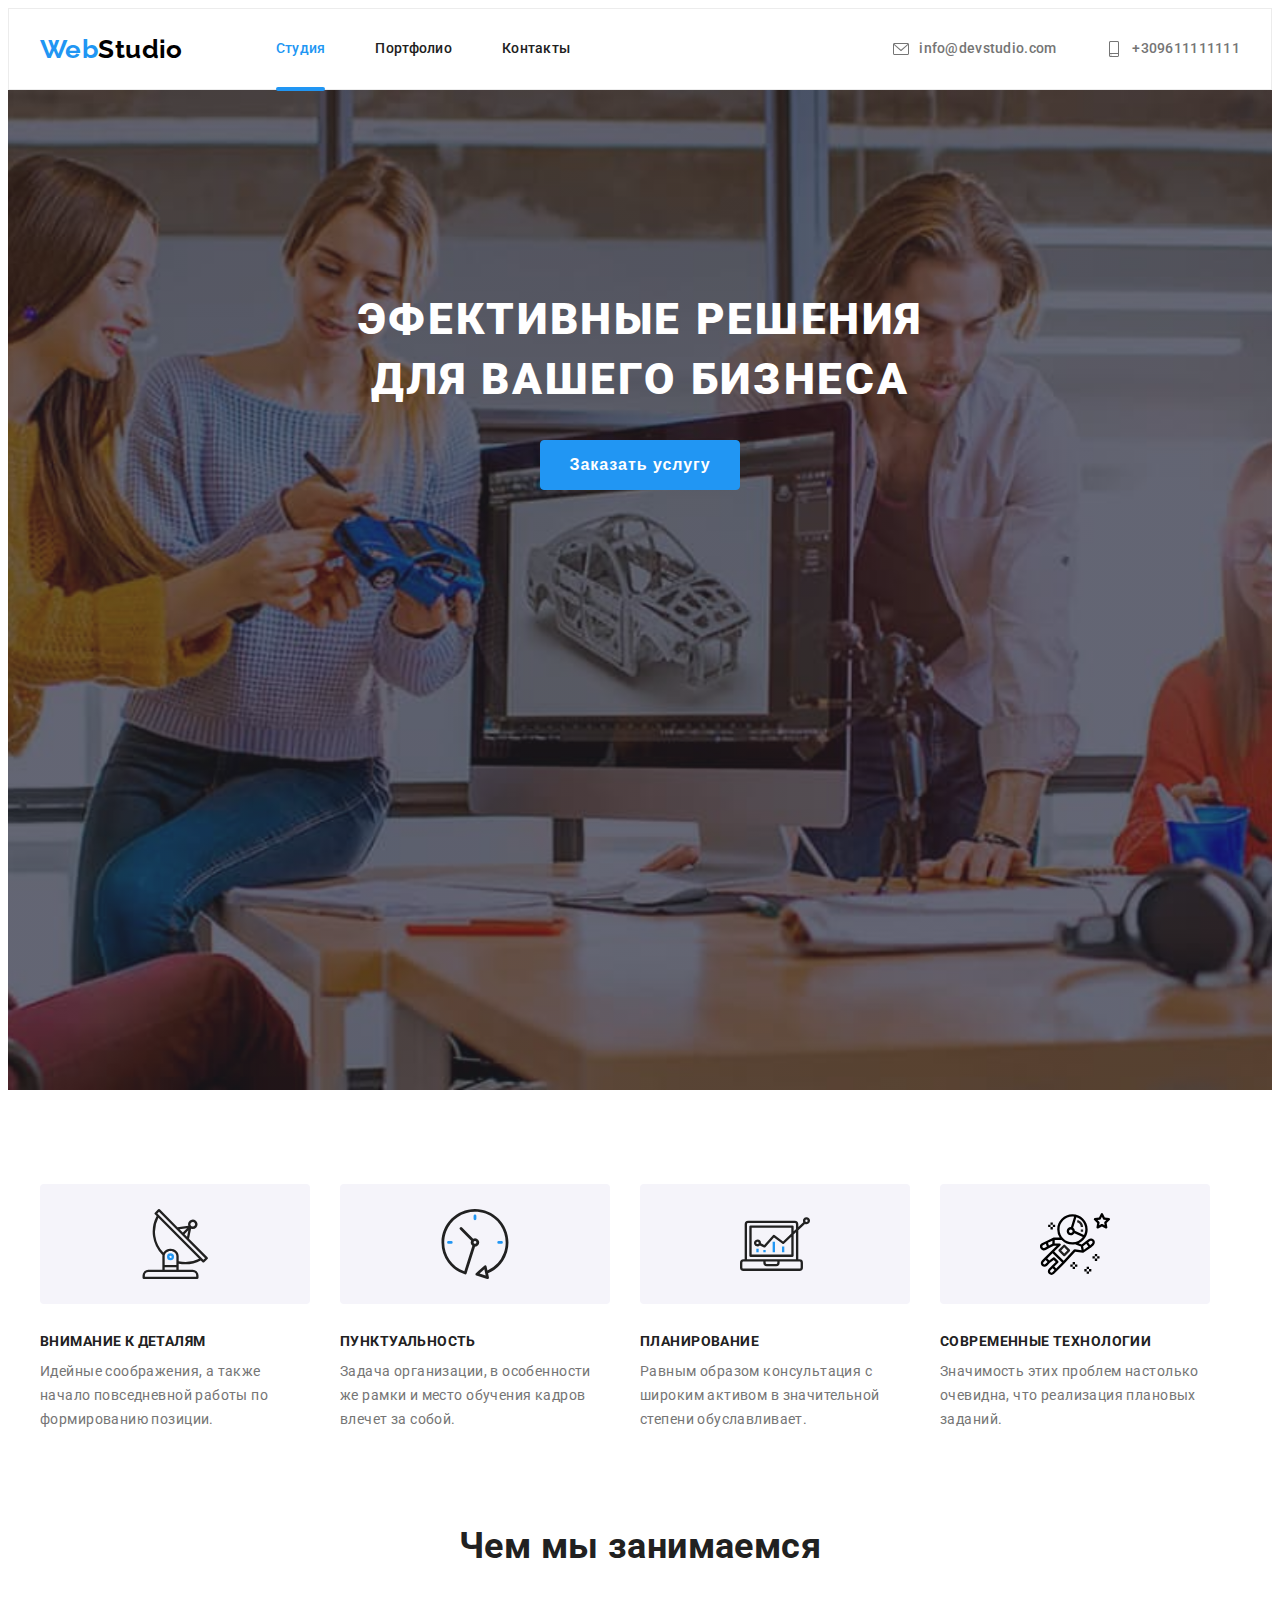
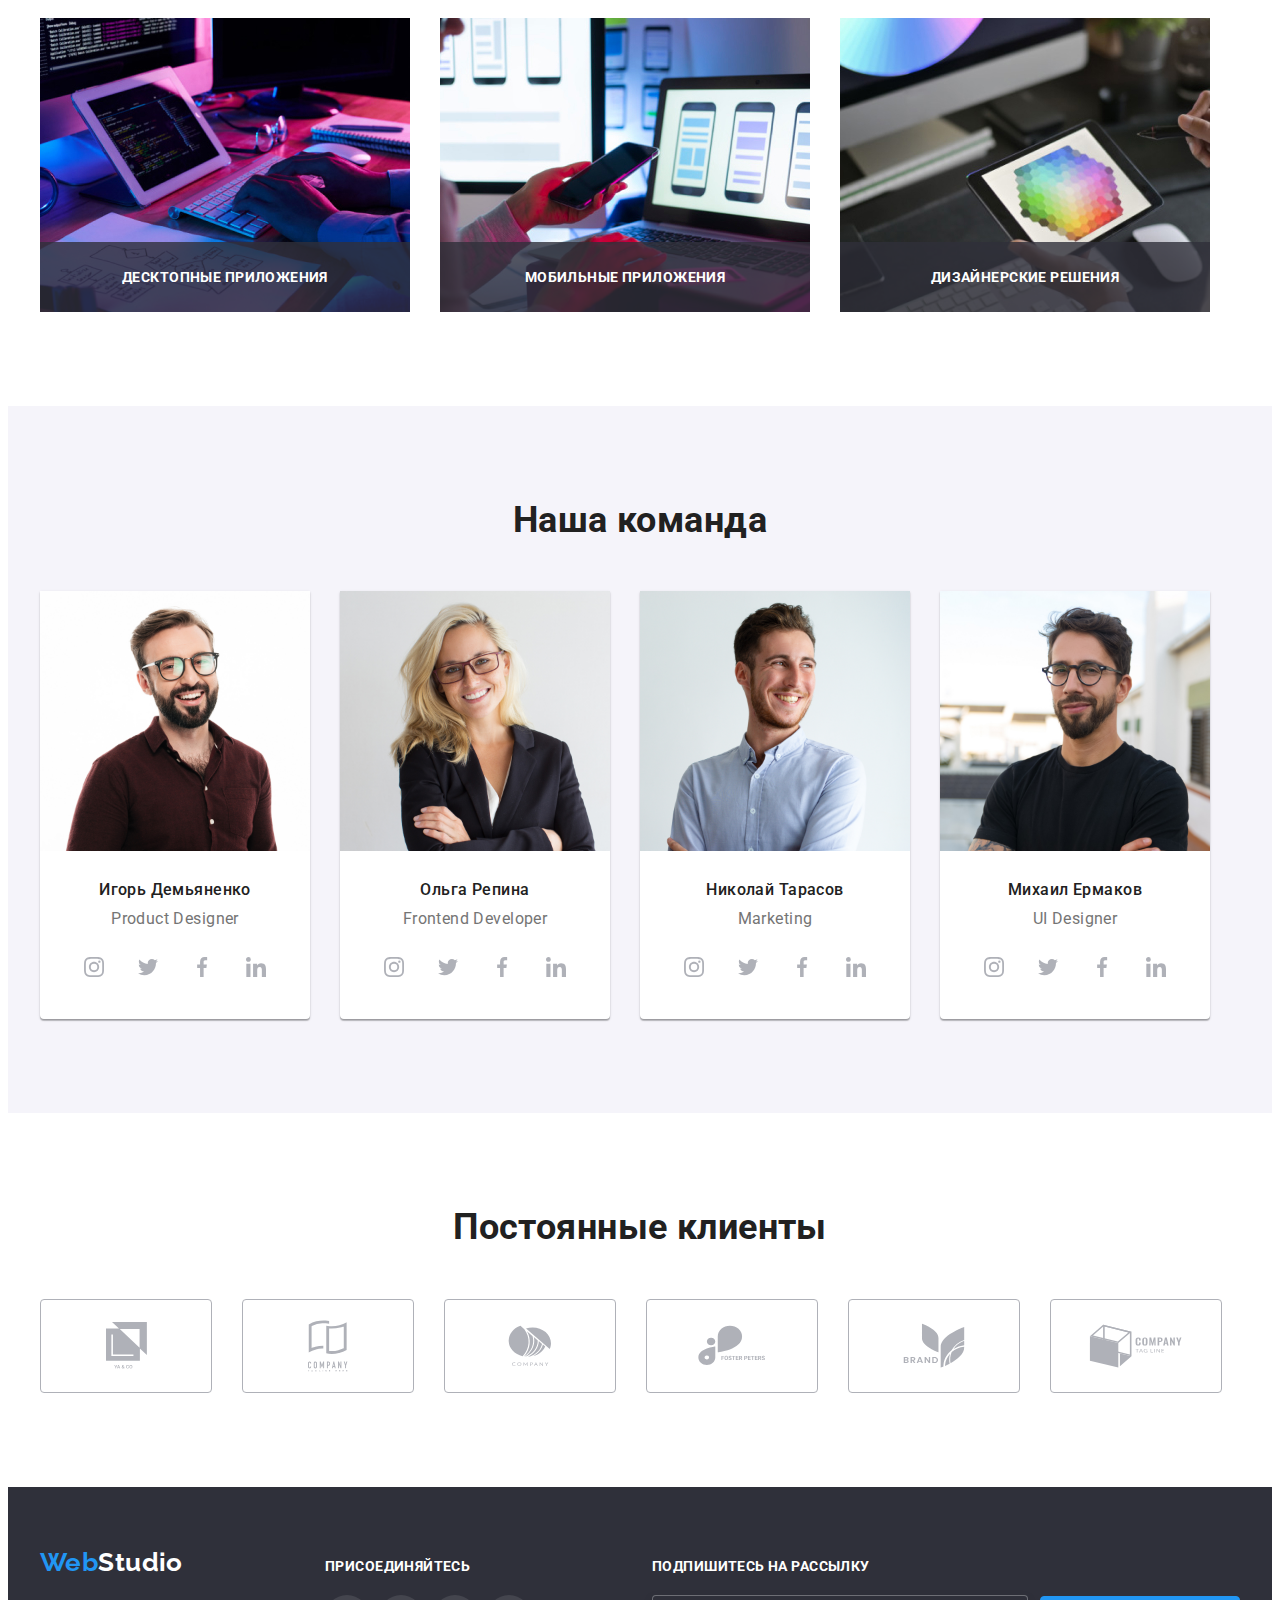
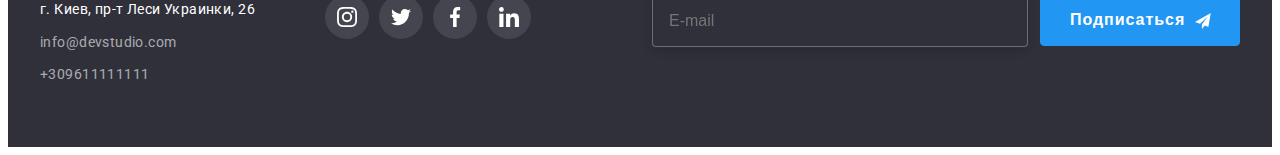
<file: index.html>
<!DOCTYPE html>
<html lang="ru">
  <head>
    <meta charset="UTF-8" />
    <meta http-equiv="X-UA-Compatible" content="IE=edge" />
    <meta name="viewport" content="width=device-width, initial-scale=1.0" />
    <title>WebStudio</title>
    <link
      href="https://fonts.googleapis.com/css2?family=Raleway:wght@700&family=Roboto:wght@400;500;700;900&display=swap"
      rel="stylesheet"
    />
    <link
      rel="stylesheet"
      href="https://cdnjs.cloudflare.com/ajax/libs/modern-normalize/1.1.0/modern-normalize.min.css"
      integrity="sha512-wpPYUAdjBVSE4KJnH1VR1HeZfpl1ub8YT/NKx4PuQ5NmX2tKuGu6U/JRp5y+Y8XG2tV+wKQpNHVUX03MfMFn9Q=="
      crossorigin="anonymous"
      referrerpolicy="no-referrer"
    />
    <link rel="stylesheet" href="./css/style.css" />
  </head>

  <body>
    <header class="head">
      <div class="container header-wrap">
        <nav class="main-nav">
          <a href="" class="logo"
            ><span class="accent-web">Web</span
            ><span class="accent-studio">Studio</span>
          </a>
          <ul class="site-nav">
            <li class="item">
              <a href="./index.html" class="nav studio current site-nav-decor"
                >Студия</a
              >
            </li>
            <li class="item">
              <a href="./portfolio.html" class="nav portfolio site-nav-decor"
                >Портфолио</a
              >
            </li>
            <li class="item">
              <a href="" class="nav cont site-nav-decor">Контакты</a>
            </li>
          </ul>
        </nav>

        <ul class="contacts-header header-wrap">
          <li class="contact-item">
            <a href="mailto:info@devstudio.com" class="contact-link">
              <svg class="contact-icon" width="16" height="12">
                <use href="./images/icons.svg#icon-envelope"></use>
              </svg>
              info@devstudio.com</a
            >
          </li>

          <li class="contact-item">
            <a href="tel:+309611111111" class="contact-link">
              <svg class="contact-icon" width="10" height="16">
                <use href="./images/icons.svg#icon-smartphone"></use>
              </svg>
              +309611111111</a
            >
          </li>
        </ul>
      </div>
    </header>

    <main>
      <!-- Герой-->
      <section class="bg-hero overlay">
        <div class="container">
          <h1 class="section-title hero-tittle">
            ЭФЕКТИВНЫЕ РЕШЕНИЯ <br />ДЛЯ ВАШЕГО БИЗНЕСА
          </h1>
        </div>

        <button type="button" class="hero-button" data-modal-open>
          Заказать услугу
        </button>
        <div class="backdrop is-hidden" data-modal>
          <div class="modal">
            <button class="icon-close" type="button" data-modal-close>
              <svg class="icon-close-black">
                <use href="./images/icons.svg#icon-close-black"></use>
              </svg>
            </button>
           <!--Form модельного окна -->
          
          <form class="form">
            <p class="tittle-form ">Оставьте свои данные, мы вам перезвоним</p>
              <div>
               
              <label class="form-label" for="name">Имя</label>
              <div class="form-field">  
              <svg class="icon-form" >
                <use href="./images/icons.svg#icon-person"></use>
              </svg>
              <input class="form-input" type="text" name="name" id="name" >
              
             </div>

            
              <label class="form-label" for="tel">Телефон</label>
             <div class="form-field">
              <svg class="icon-form">
                <use href="./images/icons.svg#icon-phone"></use>
              </svg>
            <input class="form-input" type="tel" name="tel" id="tel">
             </div>
            

            
              <label class="form-label" for="mail">Почта</label>
              <div class="form-field">
                <svg class="icon-form">
                  <use href="./images/icons.svg#icon-mail"></use>
                </svg>
            <input class="form-input" type="email" name="mail" id="mail">
            </div>

          <div class="form-field">
            <label class="form-label" for="comments">Комментарий</label>
            <textarea class="form-input" name="comments" id="comments" placeholder="Введите текст"></textarea>
          </div>
        </div>

              <div class="check-input">
            <input  type="checkbox"   name="policy" id="policy" class="checkbox" >
            <span class="checkbox-icon">
              <use href=""></use>
            </span>
            <label for="policy" class="policy-text"  >Соглашаюсь с рассылкой и принимаю <a href="" class="link-form">Условия договора</a></label>
          </div>
            <button type="submit" class="hero-button">Отправить</button>

           
           </form>
          </div>
        </div>
      </section>

      <!--секция feature-->
      <section class="section">
        <div class="container">
          <h2 class="visually-hidden">О нас</h2>
          <!-- На макете нет, рещил назвать так-->
          <ul class="tittle-text">
            <li class="feature-box box">
              <div class="icon-container">
                <svg class="icon">
                  <use href="./images/icons.svg#icon-antenna"></use>
                </svg>
              </div>
              <h3 class="section-title tittle">Внимание к деталям</h3>
              <p class="text">
                Идейные соображения, а также начало повседневной работы по
                формированию позиции.
              </p>
            </li>
            <li class="feature-box box">
              <div class="icon-container">
                <svg class="icon">
                  <use href="./images/icons.svg#icon-clock"></use>
                </svg>
              </div>
              <h3 class="section-title tittle">Пунктуальность</h3>
              <p class="text">
                Задача организации, в особенности же рамки и место обучения
                кадров влечет за собой.
              </p>
            </li>
            <li class="feature-box box">
              <div class="icon-container">
                <svg class="icon">
                  <use href="./images/icons.svg#icon-diagram"></use>
                </svg>
              </div>
              <h3 class="section-title tittle">Планирование</h3>
              <p class="text">
                Равным образом консультация с широким активом в значительной
                степени обуславливает.
              </p>
            </li>
            <li class="box">
              <div class="icon-container">
                <svg class="icon">
                  <use href="./images/icons.svg#icon-astronaut"></use>
                </svg>
              </div>
              <h3 class="section-title tittle">Современные технологии</h3>
              <p class="text">
                Значимость этих проблем настолько очевидна, что реализация
                плановых заданий.
              </p>
            </li>
          </ul>
        </div>
      </section>

      <!--Чем занимаемся-->
      <section class="section section-work">
        <div class="container">
          <h2 class="section-title work">Чем мы занимаемся</h2>
          <ul class="examples">
            <li class="examples-img">
              <img
                class="ex-img"
                src="./images/work.jpg"
                alt="image"
                width="370"
                height="294"
              />
              <h3 class="examples-description">Десктопные приложения</h3>
            </li>
            <li class="examples-img">
              <img
                class="ex-img"
                src="./images/work(2).jpg"
                alt="image"
                width="370"
                height="294"
              />
              <h3 class="examples-description">Мобильные приложения</h3>
            </li>
            <li class="examples-img">
              <img
                class="ex-img"
                src="./images/work(3).jpg"
                alt="image"
                width="370"
                height="294"
              />
              <h3 class="examples-description">Дизайнерские решения</h3>
            </li>
          </ul>
        </div>
      </section>

      <!--Наша команда-->
      <section class="section team-bg-color">
        <div class="container">
          <h2 class="section-title work">Наша команда</h2>
          <ul class="section-team">
            <li class="team-people">
              <img
                class="team-img"
                src="./images/img.jpg"
                alt="photo"
                width="270"
                height="260"
              />
              <div class="team-people-description">
                <h3 class="section-title team">Игорь Демьяненко</h3>
                <p class="description-team">Product Designer</p>
                <ul class="social-list">
                  <li class="social-item">
                    <a href="" class="social-link">
                      <svg class="social-icon">
                        <use href="./images/icons.svg#icon-instagram"></use>
                      </svg>
                    </a>
                  </li>
                  <li class="social-item">
                    <a href="" class="social-link">
                      <svg class="social-icon">
                        <use href="./images/icons.svg#icon-twitter"></use>
                      </svg>
                    </a>
                  </li>
                  <li class="social-item">
                    <a href="" class="social-link">
                      <svg class="social-icon">
                        <use href="./images/icons.svg#icon-facebook"></use>
                      </svg>
                    </a>
                  </li>
                  <li class="social-item">
                    <a href="" class="social-link">
                      <svg class="social-icon">
                        <use href="./images/icons.svg#icon-linkedin"></use>
                      </svg>
                    </a>
                  </li>
                </ul>
              </div>
            </li>

            <li class="team-people">
              <img
                class="team-img"
                src="./images/img(1).jpg"
                alt="photo"
                width="270"
                height="260"
              />
              <div class="team-people-description">
                <h3 class="section-title team">Ольга Репина</h3>
                <p class="description-team">Frontend Developer</p>
                <ul class="social-list">
                  <li class="social-item">
                    <a href="" class="social-link">
                      <svg class="social-icon">
                        <use href="./images/icons.svg#icon-instagram"></use>
                      </svg>
                    </a>
                  </li>
                  <li class="social-item">
                    <a href="" class="social-link">
                      <svg class="social-icon">
                        <use href="./images/icons.svg#icon-twitter"></use>
                      </svg>
                    </a>
                  </li>
                  <li class="social-item">
                    <a href="" class="social-link">
                      <svg class="social-icon">
                        <use href="./images/icons.svg#icon-facebook"></use>
                      </svg>
                    </a>
                  </li>
                  <li class="social-item">
                    <a href="" class="social-link">
                      <svg class="social-icon">
                        <use href="./images/icons.svg#icon-linkedin"></use>
                      </svg>
                    </a>
                  </li>
                </ul>
              </div>
            </li>

            <li class="team-people">
              <img
                class="team-img"
                src="./images/img(2).jpg"
                alt="photo"
                width="270"
                height="260"
              />
              <div class="team-people-description">
                <h3 class="section-title team">Николай Тарасов</h3>
                <p class="description-team">Marketing</p>
                <ul class="social-list">
                  <li class="social-item">
                    <a href="" class="social-link">
                      <svg class="social-icon">
                        <use href="./images/icons.svg#icon-instagram"></use>
                      </svg>
                    </a>
                  </li>
                  <li class="social-item">
                    <a href="" class="social-link">
                      <svg class="social-icon">
                        <use href="./images/icons.svg#icon-twitter"></use>
                      </svg>
                    </a>
                  </li>
                  <li class="social-item">
                    <a href="" class="social-link">
                      <svg class="social-icon">
                        <use href="./images/icons.svg#icon-facebook"></use>
                      </svg>
                    </a>
                  </li>
                  <li class="social-item">
                    <a href="" class="social-link">
                      <svg class="social-icon">
                        <use href="./images/icons.svg#icon-linkedin"></use>
                      </svg>
                    </a>
                  </li>
                </ul>
              </div>
            </li>

            <li class="team-people">
              <img
                class="team-img"
                src="./images/img(3).jpg"
                alt="photo"
                width="270"
                height="260"
              />
              <div class="team-people-description">
                <h3 class="section-title team">Михаил Ермаков</h3>
                <p class="description-team">UI Designer</p>
                <ul class="social-list">
                  <li class="social-item">
                    <a href="" class="social-link">
                      <svg class="social-icon">
                        <use href="./images/icons.svg#icon-instagram"></use>
                      </svg>
                    </a>
                  </li>
                  <li class="social-item">
                    <a href="" class="social-link">
                      <svg class="social-icon">
                        <use href="./images/icons.svg#icon-twitter"></use>
                      </svg>
                    </a>
                  </li>
                  <li class="social-item">
                    <a href="" class="social-link">
                      <svg class="social-icon">
                        <use href="./images/icons.svg#icon-facebook"></use>
                      </svg>
                    </a>
                  </li>
                  <li class="social-item">
                    <a href="" class="social-link">
                      <svg class="social-icon">
                        <use href="./images/icons.svg#icon-linkedin"></use>
                      </svg>
                    </a>
                  </li>
                </ul>
              </div>
            </li>
          </ul>
        </div>
      </section>

      <!--Постоянные клиенты-->

      <section class="section">
        <div class="container">
          <h2 class="section-title work">Постоянные клиенты</h2>
          <ul class="client-list">
            <li class="client-item">
              <a href="" class="clients">
                <svg width="41" height="46.85">
                  <use href="./images/icons.svg#icon-company1"></use>
                </svg>
              </a>
            </li>
            <li class="client-item">
              <a href="" class="clients">
                <svg width="40" height="52">
                  <use href="./images/icons.svg#icon-company2"></use>
                </svg>
              </a>
            </li>
            <li class="client-item">
              <a href="" class="clients">
                <svg width="43.46" height="41.18">
                  <use href="./images/icons.svg#icon-company3"></use>
                </svg>
              </a>
            </li>
            <li class="client-item">
              <a href="" class="clients">
                <svg width="72" height="40.62">
                  <use href="./images/icons.svg#icon-company4"></use>
                </svg>
              </a>
            </li>

            <li class="client-item">
              <a href="" class="clients">
                <svg width="62.54" height="45.43">
                  <use href="./images/icons.svg#icon-company5"></use>
                </svg>
              </a>
            </li>
            <li class="client-item">
              <a href="" class="clients">
                <svg width="93.79" height="43.93">
                  <use href="./images/icons.svg#icon-company6"></use>
                </svg>
              </a>
            </li>
          </ul>
        </div>
      </section>
    </main>

    <footer class="bg-footer">
      <div class="container">
        <div>
          <a href="" class="logo footer-logo"
            ><span class="web-footer">Web</span
            ><span class="studio-footer">Studio</span></a
          >
          <address>
            <ul>
              <li class="pd-footer">
                <a href="" class="adress"> г. Киев, пр-т Леси Украинки, 26</a>
              </li>
              <li class="pd-footer">
                <a href="mailto:info@devstudio.com" class="mail-tel"
                  >info@devstudio.com</a
                >
              </li>
              <li>
                <a href="tel:+309611111111" class="mail-tel">+309611111111</a>
              </li>
            </ul>
          </address>
        </div>

        <div class="footer-center-part">
          <p class="join">Присоединяйтесь</p>
          <ul class="social-list">
            <li class="social-item">
              <a href="#" class="social-link">
                <svg class="social-icon-footer">
                  <use href="./images/icons.svg#icon-instagram"></use>
                </svg>
              </a>
            </li>
            <li class="social-item">
              <a href="" class="social-link">
                <svg class="social-icon-footer">
                  <use href="./images/icons.svg#icon-twitter"></use>
                </svg>
              </a>
            </li>
            <li class="social-item">
              <a href="" class="social-link">
                <svg class="social-icon-footer">
                  <use href="./images/icons.svg#icon-facebook"></use>
                </svg>
              </a>
            </li>
            <li class="social-item">
              <a href="" class="social-link">
                <svg class="social-icon-footer">
                  <use href="./images/icons.svg#icon-linkedin"></use>
                </svg>
              </a>
            </li>
          </ul>
        </div>
        <div class="footer-form">
          <p class="join">Подпишитесь на рассылку</p>
          <form class="subscription" name="subscription" autocomplete="on">
            <label class="visually-hidden" for="subsrtiption">Почта</label>
            <input
              class="subscription-input"
              type="email"
              name="subsrtiption"
              id="subsrtiption"
              placeholder="E-mail"
              required
            />
            
              <button class="subscription-button" type="submit">
                Подписаться
                <svg class="icon-send">
                  <use href="./images/icons.svg#icon-send"></use>
                </svg>
              </button>
              </form>
        </div>
      </footer>
    <script src="./js/modal.js"></script>
  </body>
</html>
</file>
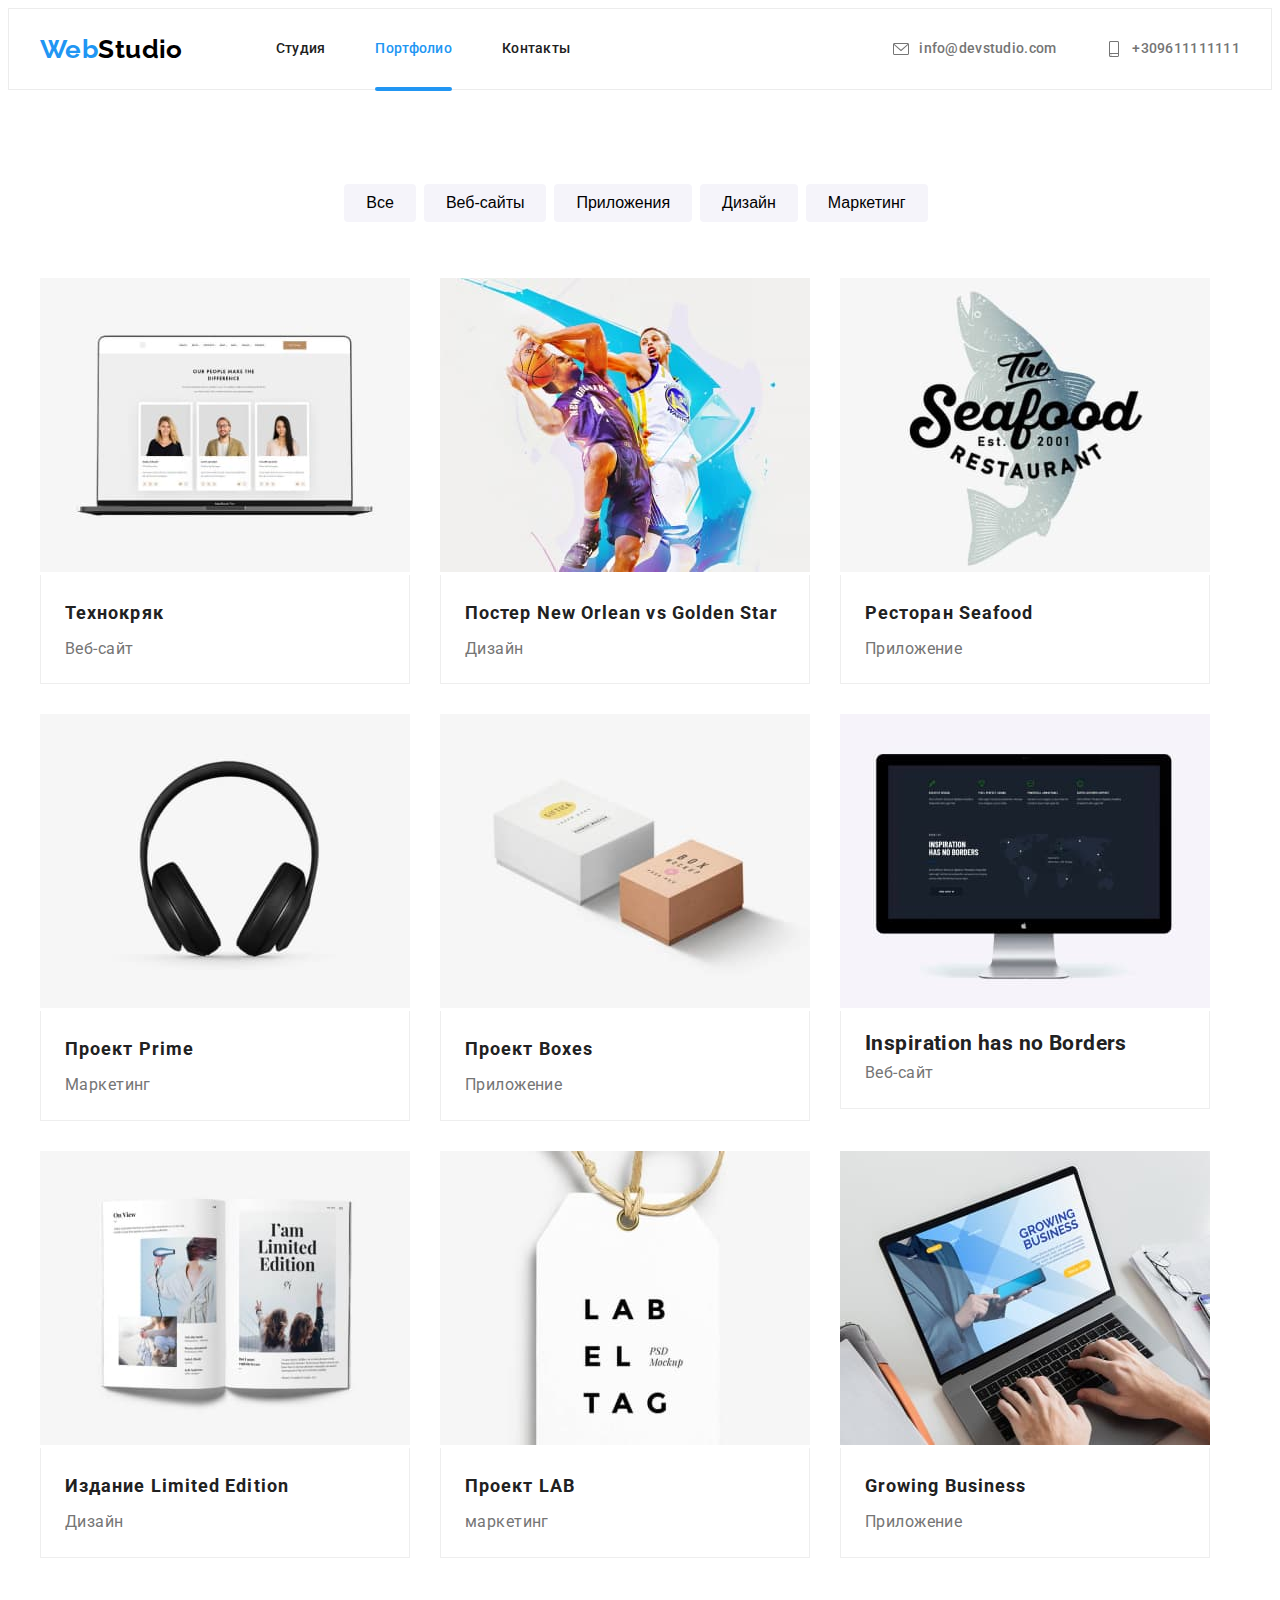
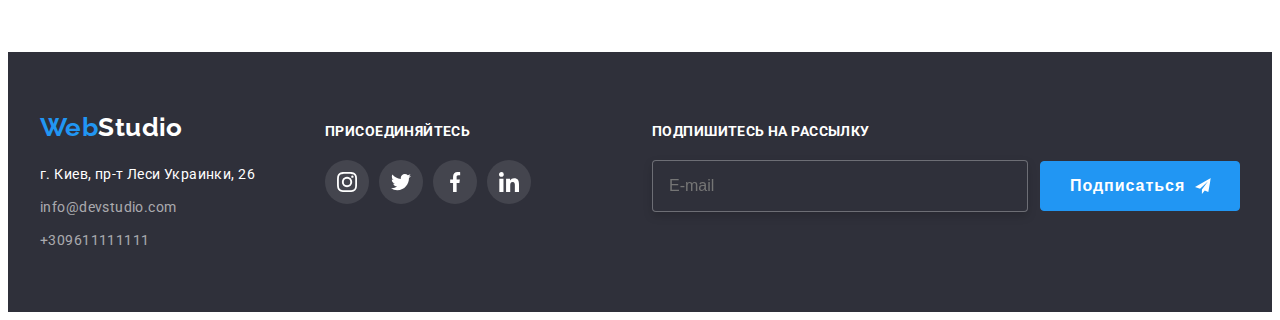
<file: portfolio.html>
<!DOCTYPE html>
<html lang="ru">
  <head>
    <meta charset="UTF-8" />
    <meta http-equiv="X-UA-Compatible" content="IE=edge" />
    <meta name="viewport" content="width=device-width, initial-scale=1.0" />
    <title>WebStudio</title>
    <link
      href="https://fonts.googleapis.com/css2?family=Raleway:wght@700&family=Roboto:wght@400;500;700&display=swap"
      rel="stylesheet"
    />
    <link
      rel="stylesheet"
      href="https://cdnjs.cloudflare.com/ajax/libs/modern-normalize/1.1.0/modern-normalize.min.css"
      integrity="sha512-wpPYUAdjBVSE4KJnH1VR1HeZfpl1ub8YT/NKx4PuQ5NmX2tKuGu6U/JRp5y+Y8XG2tV+wKQpNHVUX03MfMFn9Q=="
      crossorigin="anonymous"
      referrerpolicy="no-referrer"
    />
    <link rel="stylesheet" href="./css/style.css" />
  </head>
  
  <body>
    <header class="head">
      <div class="container header-wrap">
        <nav class="main-nav">
          <a href="" class="logo"
            ><span class="accent-web">Web</span
            ><span class="accent-studio">Studio</span>
          </a>
          <ul class="site-nav">
            <li class="item">
              <a href="./index.html" class="nav studio site-nav-decor ">Студия</a>
            </li>
            <li class="item">
              <a href="./portfolio.html" class="nav portfolio current site-nav-decor">Портфолио</a>
            </li>
            <li class="item"><a href="" class="nav cont site-nav-decor">Контакты</a></li>
          </ul>
        </nav>

        <ul class="contacts-header header-wrap">
          <li class="contact-item">
            <a href="mailto:info@devstudio.com" class="contact-link">
              <svg class="contact-icon" width="16" height="12">
                <use href="./images/icons.svg#icon-envelope"></use>
              </svg>
              info@devstudio.com</a
            >
          </li>

          <li class="contact-item">
            <a href="tel:+309611111111" class="contact-link">
              <svg class="contact-icon" width="10" height="16">
                <use href="./images/icons.svg#icon-smartphone"></use>
              </svg>
              +309611111111</a
            >
          </li>
        </ul>
      </div>
    </header>
  

    <main>
      <section class="section">
        <div class="container">
        <h2 class="visually-hidden">Фильтр страницы</h2>
        <ul class="portfolio-button">
          <li>
            <button type="button" class="text-button contacts-portfolio">
              <span class="text-color-button"> Все</span>
            </button>
          </li>
          <li>
            <button type="button" class="text-button contacts-portfolio">
              <span class="text-color-button">Веб-сайты </span>
            </button>
          </li>
          <li>
            <button type="button" class="text-button contacts-portfolio">
              <span class="text-color-button"> Приложения</span>
            </button>
          </li>
          <li>
            <button type="button" class="text-button contacts-portfolio">
              <span class="text-color-button"> Дизайн</span>
            </button>
          </li>
          <li>
            <button type="button" class="text-button contacts-portfolio">
              <span class="text-color-button"> Маркетинг</span>
            </button>
          </li>
        </ul>

        <ul class="cards-portfolio">
          <li class="description-cards">
            <a href="" class="cards-link">
              <div class="portfolio-link-cards">
              <img src="./images/img(15).jpg" alt="" width="370" height="294" />
             <div class="portfolio-cards-overlay">
              <p class="overlay-text">Ресурс предлагает комплексные предложения с разным уровнем функционала и сервисов. Все это позволит посетителю получить исчерпывающие сведения о компании или частном лице.</p>
             </div>
            </div>
                <div class="cards-container">
                <h2 class="section-title portfolio-title">Технокряк</h2>
                <p class="portfolio-text">Веб-сайт</p>
              </div>
            </a >
            </li>

          
          <li class="description-cards">
            <a href="" class="cards-link">
              <div class="portfolio-link-cards">
            <img src="./images/img(11).jpg" alt="" width="370" height="294" />
            <div class="portfolio-cards-overlay">
              <p class="overlay-text">Ресурс предлагает комплексные предложения с разным уровнем функционала и сервисов. Все это позволит посетителю получить исчерпывающие сведения о компании или частном лице.</p>
                </div>
            
            
            </div>
                <div class="cards-container" class="cards-container">
                <h2 class="section-title portfolio-title">
                  Постер New Orlean vs Golden Star
                </h2>
                <p class="portfolio-text">Дизайн</p>
              </div>
           
             </a>
          </li>
          <li class="description-cards">
            <a href="" class="cards-link">
              <div class="portfolio-link-cards">
              <img src="./images/img(12).jpg" alt="" width="370" height="294" />
              <div class="portfolio-cards-overlay">
              <p class="overlay-text">Ресурс предлагает комплексные предложения с разным уровнем функционала и сервисов. Все это позволит посетителю получить исчерпывающие сведения о компании или частном лице.</p>
            </div>
             </div>
             <div class="cards-container">
                <h2 class="section-title portfolio-title">Ресторан Seafood</h2>
                <p class="portfolio-text">Приложение</p>
              </div>
              </a>
          </li>
          <li class="description-cards">
            <a href="" class="cards-link">
              <div class="portfolio-link-cards">
              <img src="./images/img(13).jpg" alt="" width="370" height="294" />
              <div class="portfolio-cards-overlay">
              <p class="overlay-text">Ресурс предлагает комплексные предложения с разным уровнем функционала и сервисов. Все это позволит посетителю получить исчерпывающие сведения о компании или частном лице.</p>
            </div>
             </div>
             <div class="cards-container">
                <h2 class="section-title portfolio-title">Проект Prime</h2>
                <p class="portfolio-text">Маркетинг</p>
              </div>
              </a >
          </li>
          <li class="description-cards">
            <a href="" class="cards-link">
              <div class="portfolio-link-cards">
              <img src="./images/img(4).jpg" alt="" width="370" height="294" />
              <div class="portfolio-cards-overlay">
              <p class="overlay-text">Ресурс предлагает комплексные предложения с разным уровнем функционала и сервисов. Все это позволит посетителю получить исчерпывающие сведения о компании или частном лице.</p>
            </div>
             </div>
             <div class="cards-container">
                <h2 class="section-title portfolio-title">Проект Boxes</h2>
                <p class="portfolio-text">Приложение</p>
              </div>
              </a >
          </li>
          <li class="description-cards">
            <a href="" class="cards-link">
              <div class="portfolio-link-cards">
              <img src="./images/img(5).jpg" alt="" width="370" height="294" />
              <div class="portfolio-cards-overlay">
              <p class="overlay-text">Ресурс предлагает комплексные предложения с разным уровнем функционала и сервисов. Все это позволит посетителю получить исчерпывающие сведения о компании или частном лице.</p>
            </div>
             </div>
            <div class="cards-container">
                <h2 class="section-title">Inspiration has no Borders</h2>
                <p class="portfolio-text">Веб-сайт</p>
              </div>
              </a >
          </li>
          <li class="description-cards">
            <a href="" class="cards-link">
              <div class="portfolio-link-cards">
              <img src="./images/img(6).jpg" alt="" width="370" height="294" />
              <div class="portfolio-cards-overlay">
              <p class="overlay-text">Ресурс предлагает комплексные предложения с разным уровнем функционала и сервисов. Все это позволит посетителю получить исчерпывающие сведения о компании или частном лице.</p>
            </div>
             </div>
              <div class="cards-container">
                <h2 class="section-title portfolio-title">
                  Издание Limited Edition
                </h2>
                <p class="portfolio-text">Дизайн</p>
              </div>
              </a >
          </li>
          <li class="description-cards">
            <a href="" class="cards-link">
              <div class="portfolio-link-cards">
              <img src="./images/img(7).jpg" alt="" width="370" height="294" />
              <div class="portfolio-cards-overlay">
              <p class="overlay-text">Ресурс предлагает комплексные предложения с разным уровнем функционала и сервисов. Все это позволит посетителю получить исчерпывающие сведения о компании или частном лице.</p>
              </div>
             </div>
              <div class="cards-container">
                <h2 class="section-title portfolio-title">Проект LAB</h2>
                <p class="portfolio-text">маркетинг</p>
              </div>
              </a>
          </li>
          <li class="description-cards">
            <a href="" class="cards-link">
              <div class="portfolio-link-cards">
              <img src="./images/img(8).jpg" alt="" width="370" height="294" />
              <div class="portfolio-cards-overlay">
              <p class="overlay-text">Ресурс предлагает комплексные предложения с разным уровнем функционала и сервисов. Все это позволит посетителю получить исчерпывающие сведения о компании или частном лице.</p>
              </div>
             </div>
              <div class="cards-container">
                <h2 class="section-title portfolio-title">Growing Business</h2>
                <p class="portfolio-text">Приложение</p>
              </div>
            </a>
          </li>
        </ul>
      </section>
    </div>
    </main>

    <footer class="bg-footer">
      <div class="container">
        <div>
          <a href="" class="logo footer-logo"
            ><span class="web-footer">Web</span
            ><span class="studio-footer">Studio</span></a
          >
          <address>
            <ul>
              <li class="pd-footer">
                <a href="" class="adress"> г. Киев, пр-т Леси Украинки, 26</a>
              </li>
              <li class="pd-footer">
                <a href="mailto:info@devstudio.com" class="mail-tel"
                  >info@devstudio.com</a
                >
              </li>
              <li>
                <a href="tel:+309611111111" class="mail-tel">+309611111111</a>
              </li>
            </ul>
          </address>
        </div>

        <div class="footer-center-part">
          <b class="join">Присоединяйтесь</b>
          <ul class="social-list">
            <li class="social-item">
              <a href="#" class="social-link">
                <svg class="social-icon-footer">
                  <use href="./images/icons.svg#icon-instagram"></use>
                </svg>
              </a>
            </li>
            <li class="social-item">
              <a href="" class="social-link">
                <svg class="social-icon-footer">
                  <use href="./images/icons.svg#icon-twitter"></use></svg>
              </a>
            </li>
            <li class="social-item">
              <a href="" class="social-link">
                <svg class="social-icon-footer">
                  <use href="./images/icons.svg#icon-facebook"></use></svg>
              </a>
            </li>
            <li class="social-item">
              <a href="" class="social-link">
                <svg class="social-icon-footer">
                  <use href="./images/icons.svg#icon-linkedin"></use>
                </svg>
              </a>
            </li>
          </ul>
        </div>
        <div class="footer-form">
          <p class="join">Подпишитесь на рассылку</p>
          <form class="subscription" name="subscription" autocomplete="on">
            <label class="visually-hidden" for="subsrtiption">Почта</label>
            <input
              class="subscription-input"
              type="email"
              name="subsrtiption"
              id="subsrtiption"
              placeholder="E-mail"
              required
            />
            
              <button class="subscription-button" type="submit">
                Подписаться
                <svg class="icon-send">
                  <use href="./images/icons.svg#icon-send"></use>
                </svg>
              </button>
              </form>
        </div>
      </div>
    </footer>
    <script src="./js/modal.js"></script>
  </body>
</html>
</file>
<file: css/style.css>
:root {
  --accent-color: #2196f3;
  --title-color: #212121;
  --text-color: #757575;
  --backgruond-color: #ffffff;
  --footer-bg-color: #2f303a;
  --team-bg-color: #f5f4fa;
  --social-bg-color: rgba(255, 255, 255, 0.1);
  --footer-address-color: rgba(255, 255, 255, 0.6);
  --hero-btn-hover-color: #188ce8;
  --examples-bg-color: rgba(47, 48, 58, 0.8);
  --backdrop-bg-color: rgba(0, 0, 0, 0.2);
}
ul {
  list-style: none;
}
h1,
h2,
h3,
ul,
li,
p {
  margin: 0;
  padding: 0;
}

body {
  background-color: var(--backgruond-color);
  font-family: Roboto, sans-serif;
  letter-spacing: 0.03em;
  font-size: 14px;
}

.section {
  color: var(--text-color);
  padding-top: 94px;
  padding-bottom: 94px;
}

.section-title {
  color: var(--title-color);
  margin-bottom: 4px;
}
.container {
  width: 1200px;
  margin-left: auto;
  margin-right: auto;
  padding-left: 15px;
  padding-right: 15px;
}
.head {
  border: 1px solid #ececec;
}

.header-wrap {
  display: flex;
  margin-left: auto;
  align-items: center;
  border-bottom: 94px;
}

.main-nav {
  display: flex;
  align-items: center;
}

.logo {
  font-family: Raleway, cursive;
  font-weight: 700;
  font-size: 26px;
  line-height: 1.19;
  text-decoration: none;
  font-style: normal;
  margin-right: 93px;
  padding-top: 24px;
  padding-bottom: 24px;
  display: block;
}

.accent-web {
  color: #2196f3;
}
.accent-studio {
  color: #000000;
}

.site-nav,
.item {
  color: var(--title-color);
  display: flex;
}
.site-nav .item:last-child {
  margin-right: 0;
}

.nav {
  color: var(--title-color);
  padding-top: 32px;
  padding-bottom: 32px;
}

.site-nav .nav:focus,
.site-nav .nav:hover,
.site-nav .nav.current {
  color: var(--accent-color);
  transition-duration: 250ms;
  transition-timing-function: linear;
  transition-delay: 0;
}
.site-nav-decor {
  display: flex;
  align-items: center;
  position: relative;
}
.site-nav-decor.current::after {
  position: absolute;
  left: 0;
  bottom: -2px;
  content: "";
  background-color: var(--accent-color);
  border-radius: 2px;
  height: 4px;
  width: 100%;
}
.site-nav-decor:hover,
.site-nav-decor:focus {
  color: var(--accent-color);
  transition-duration: 250ms;
  transition-timing-function: linear;
  transition-delay: 0;
}

/* студия */
.studio {
  font-weight: 500;
  line-height: 1.14;
  letter-spacing: 0.02em;
  text-decoration: none;
}

/*Портфолио*/
.portfolio {
  font-weight: 500;
  line-height: 1.14;
  letter-spacing: 0.02em;
  text-decoration: none;
}
.current-p {
  color: var(--accent-color);
}

/* Контакты навигации */
.cont {
  font-weight: 500;
  line-height: 1.14;
  letter-spacing: 0.02em;
  text-decoration: none;
}

.contact-item {
  display: flex;
  align-items: center;
  color: var(--text-color);
}

.contact-item:hover,
.contact-item:focus {
  color: var(--accent-color);
  transition-duration: 250ms;
  transition-timing-function: linear;
  transition-delay: 0;
}

.site-nav .item + .item,
.contacts-header .contact-item + .contact-item {
  margin-left: 50px;
}

.contact-link {
  display: flex;
  align-items: center;
  padding: 0;
  margin: 0;
  text-decoration: none;
  color: inherit;
  font-weight: 500;
  line-height: 1.14;
  letter-spacing: 0.02em;
  padding-top: 32px;
  padding-bottom: 32px;
}

.contact-icon {
  display: inline-block;
  margin-right: 10px;
  fill: currentColor;
  width: 16px;
  height: 16px;
}

/* Hero tittle */

.hero-tittle {
  font-weight: 900;
  font-size: 44px;
  line-height: 1.36;
  color: var(--backgruond-color);
  text-align: center;
  letter-spacing: 0.06em;
  text-transform: uppercase;

  margin-bottom: 40px;
  width: 696px;
  height: 120px;
  margin: 0 auto;
  margin-bottom: 30px;
}
.overlay {
  max-width: 1600px;
  height: 600px;
  margin-left: auto;
  margin-right: auto;
  background-image: linear-gradient(
      rgba(47, 48, 58, 0.4),
      rgba(47, 48, 58, 0.4)
    ),
    url("../images/ImgOverlay.jpg");
  background-repeat: no-repeat;
  background-size: cover;
  background-position: 50% 50%;
}
.tittle-form {
  margin-bottom: 12px;
  margin-left: auto;
  margin-right: auto;
  width: 448px;
  height: 23px;
  font-weight: 700;
  font-size: 20px;
  line-height: 1.15;
  text-align: center;
  color: var(--title-color);
}

textarea {
  resize: none;
}
/* Форма модульного окна */
.form {
  width: 100%;
  margin-left: auto;
  margin-right: auto;
  background-color: var(--backgruond-color);
  font-family: "Roboto";
  font-style: normal;
  font-weight: 400;
  font-size: 12px;
  line-height: 1.16;
  letter-spacing: 0.01em;
  color: var(--text-color);
}
.form-label {
  display: block;
  margin-bottom: 4px;
  text-align: start;
}
.form-field {
  position: relative;
  display: flex;
  flex-direction: column;
  margin-bottom: 10px;
}

.form-field input {
  margin: 0;
  padding: 12px;
  padding-left: 42px;
  border-radius: 4px;
  font-size: 16px;
  border: 1px solid rgba(33, 33, 33, 0.2);
  outline: none;
}
.form-input:focus {
  border-color: var(--accent-color);
}

textarea {
  resize: none;
  width: 100%;
  height: 120px;
  padding: 12px;
  margin-bottom: 20px;
  border-radius: 4px;
  font-size: 16px;
  outline: none;
  border: 1px solid rgba(33, 33, 33, 0.2);
}
.icon-form {
  position: absolute;
  left: 15px;
  top: 14px;
  width: 18px;
  height: 18px;
  background-color: var(--backgruond-color);
  fill: var(--title-color);
}
.form-field:focus-within > .icon-form {
  fill: var(--accent-color);
}
.checkbox {
  position: absolute;
  appearance: none;
}
.checkbox-icon {
  position: absolute;
  left: 52px;
  display: block;
  align-items: center;
  width: 16px;
  height: 15px;
  margin-right: 8px;
  border: 2px solid var(--title-color);
  border-radius: 2px;
}
.checkbox:checked + .checkbox-icon {
  border-color: var(--accent-color);
  background-color: var(--accent-color);
  background-image: url("../images/iconcheck.svg");
  background-size: contain;
  background-origin: border-box;
}
.check-input {
  font-size: 14px;
  margin-bottom: 30px;
}

.link-form {
  color: var(--accent-color);
}

.bg-hero {
  background-color: var(--footer-bg-color);

  text-align: center;
  padding-top: 200px;
  padding-bottom: 200px;
}
.hero-button {
  align-items: center;
  text-align: center;
  width: 200px;
  height: 50px;
  border-radius: 4px;
  font-weight: 700;
  font-size: 16px;
  cursor: pointer;
  line-height: 1.8;
  color: var(--backgruond-color);
  background-color: var(--accent-color);
  border: 1px solid var(--accent-color);
  letter-spacing: 0.06em;
  transition: 250ms cubic-bezier(0.4, 0, 0.2, 1);
}

.hero-button:hover,
.hero-button:focus {
  background-color: var(--hero-btn-hover-color);
  transition-duration: 250ms;
  transition-timing-function: linear;
  transition-delay: 0;
}
.footer-form {
  margin-left: auto;
}
.subscription {
  display: flex;
  align-items: center;
}
.subscription-input {
  display: flex;
  align-items: center;
  min-width: 358px;
  height: 50px;
  padding: 0;
  padding-left: 16px;
  margin-right: 12px;
  color: var(--backgruond-color);
  background-color: var(--footer-bg-color);
  font-size: 16px;
  line-height: 1.25;
  border: 1px solid rgba(255, 255, 255, 0.3);
  filter: drop-shadow(0px 4px 4px rgba(0, 0, 0, 0.15));
  border-radius: 4px;
}
.subscription-button {
  display: flex;
  align-items: center;
  justify-content: center;

  padding: 0;
  border-radius: 4px;
  width: 200px;
  height: 50px;
  font-weight: 700;
  font-size: 16px;
  cursor: pointer;
  line-height: 1.8;

  padding-left: 29px;
  color: var(--backgruond-color);
  background-color: var(--accent-color);
  border: 1px solid var(--accent-color);
  letter-spacing: 0.06em;
  transition: 250ms cubic-bezier(0.4, 0, 0.2, 1);
}
.icon-send {
  margin: 0;
  margin-right: 28px;
  width: 24px;
  height: 24px;
  margin-left: 10px;
  fill: var(--backgruond-color);
}

/* Модальное окно*/
.backdrop {
  position: fixed;
  top: 0;
  left: 0;
  z-index: 2;
  width: 100%;
  height: 100%;
  background-color: rgba(0, 0, 0, 0.2);
  visibility: visible;
  /* pointer-events: none; */
  transition: visibility 250ms cubic-bezier(0.4, 0, 0.2, 1);
}

.backdrop.is-hidden {
  visibility: hidden;
}
.backdrop.is-hidden .modal {
  position: absolute;
  top: 50%;
  left: 50%;
  transform: translate(-50%, -50%) scale(0.1);
  opacity: 0;
}

.modal {
  position: absolute;
  top: 50%;
  left: 50%;
  padding: 40px;
  transform: translate(-50%, -50%) scale(1);
  opacity: 1;
  transition: opacity 250ms cubic-bezier(0.4, 0, 0.2, 1),
    transform 250ms cubic-bezier(0.4, 0, 0.2, 1);
  width: 528px;

  background-color: var(--backgruond-color);
  box-shadow: 0px 1px 3px rgba(0, 0, 0, 0.12), 0px 1px 1px rgba(0, 0, 0, 0.14),
    0px 2px 1px rgba(0, 0, 0, 0.2);
  border-radius: 4px;
}

.icon-close {
  position: absolute;
  display: flex;
  justify-content: center;
  align-items: center;
  top: 8px;
  right: 8px;
  width: 30px;
  height: 30px;
  padding: 6px;
  border: 1px solid rgba(0, 0, 0, 0.1);
  border-radius: 50%;
  background-color: inherit;
  cursor: pointer;
  color: #000000;
  transition: color 250ms cubic-bezier(0.4, 0, 0.2, 1);
}
.icon-close:hover,
.icon-close:focus {
  color: var(--accent-color);
}

.icon-close-black {
  display: block;
  width: 18px;
  height: 18px;
  fill: currentColor;
}

/* О нас */
.visually-hidden {
  position: absolute;
  width: 1px;
  height: 1px;
  margin: -1px;
  padding: 0;
  overflow: hidden;
  border: 0;
  clip: rect(0 0 0 0);
}

.tittle {
  font-weight: 700;
  font-size: 14px;
  line-height: 1.14;
  text-transform: uppercase;
  margin-bottom: 10px;
}

.text {
  line-height: 1.71;
}
.tittle-text {
  display: flex;
}
.feature-box {
  margin-right: 30px;
}
.box {
  width: 270px;
}

.icon {
  width: 70px;
  height: 70px;
}
.icon-container {
  display: flex;
  justify-content: center;
  align-items: center;
  height: 120px;
  border-radius: 4px;
  margin-bottom: 30px;
  background-color: var(--team-bg-color);
}

/* Чем занимаемся */
.section-work {
  padding-top: 0;
}
.work {
  font-weight: 700;
  font-size: 36px;
  line-height: 1.16;
  text-align: center;
  margin-bottom: 50px;
}
.examples {
  display: flex;
}
.ex-img {
  display: block;
  max-width: 100%;
  height: auto;
}
.examples-img {
  position: relative;
  margin-right: 30px;
  display: block;
  height: auto;
  max-width: 100%;
}
.examples-img:last-child {
  margin-right: 0;
}
.examples-description {
  position: absolute;
  bottom: 0;
  display: flex;
  width: 100%;
  height: 70px;
  justify-content: center;
  align-items: center;
  font-weight: 700;
  font-size: 14px;
  text-transform: uppercase;
  color: var(--backgruond-color);
  background: rgba(47, 48, 58, 0.8);
  z-index: 1;
}

/* Команда*/
.team-bg-color {
  background-color: var(--team-bg-color);
}
.section-team {
  display: flex;
}
.team {
  text-align: center;
  font-weight: 500;
  font-size: 16px;
  line-height: 1.18;
  margin-bottom: 10px;
}
.team-img {
  display: block;
  height: auto;
  max-width: 100%;
}

.description-team {
  font-size: 16px;
  line-height: 1.18;
  text-align: center;
  margin-bottom: 16px;
}
.team-people {
  display: flex;
  flex-direction: column;
  align-items: center;
  margin-right: 30px;
  box-shadow: 0px 1px 3px rgba(0, 0, 0, 0.12), 0px 1px 1px rgba(0, 0, 0, 0.14),
    0px 2px 1px rgba(0, 0, 0, 0.2);
  border-radius: 0px 0px 4px 4px;
  background-color: var(--backgruond-color);
}
.team-people:last-child {
  margin-right: 0;
}

.team-people-description {
  padding-top: 30px;
  padding-bottom: 30px;
}

.team-people-description .social-link:hover,
.team-people-description .social-link:focus {
  color: var(--backgruond-color);
  transition-duration: 250ms;
  transition-timing-function: linear;
  transition-delay: 0;
}

/* Social Link */

.social-list .social-link + .social-link {
  margin-left: 10px;
}

.instagram {
  width: 20px;
  height: 20px;
  padding: 0;
  margin: 12px;
  fill: #afb1b8;
}

.instagram:hover,
.instagram:focus {
  fill: var(--backgruond-color);
  transition-duration: 250ms;
  transition-timing-function: linear;
  transition-delay: 0;
}

.twitter {
  width: 20px;
  height: 20px;
  padding: 0;
  margin-bottom: 14px;
  margin: 12px;
  fill: #afb1b8;
}
.twitter:hover,
.twitter:focus {
  fill: var(--backgruond-color);
  transition-duration: 250ms;
  transition-timing-function: linear;
  transition-delay: 0;
}
.facebook {
  width: 20px;
  height: 20px;
  padding: 0;
  margin: 12px;
  fill: #afb1b8;
}
.facebook:hover,
.facebook:focus {
  fill: var(--backgruond-color);
  transition-duration: 250ms;
  transition-timing-function: linear;
  transition-delay: 0;
}
.linkedin {
  width: 20px;
  height: 20px;
  padding: 0;
  margin: 12px;
  fill: #afb1b8;
}
.linkedin:hover,
.linkedin:focus {
  fill: var(--backgruond-color);
  transition-duration: 250ms;
  transition-timing-function: linear;
  transition-delay: 0;
}

/* Постоянные клиенты */
.client-list {
  display: flex;
  margin-left: calc(-1 * 30px);
}

.client-item {
  flex-basis: calc(100% / 6-30px);
  margin-left: 30px;
}

.clients {
  display: flex;
  justify-content: center;
  align-items: center;
  height: 92px;
  width: 170px;
  border: 1px solid #afb1b8;
  border-radius: 4px;
  color: inherit;
  fill: #afb1b8;
}

.clients:hover,
.clients:focus {
  border-color: var(--accent-color);
  fill: var(--accent-color);
  transition-duration: 250ms;
  transition-timing-function: linear;
  transition-delay: 0;
}

/* Footer */
.bg-footer {
  background-color: #2f303a;
  padding-top: 60px;
  padding-bottom: 60px;
}
.footer-logo {
  padding: 0;
  margin-bottom: 20px;
  margin-right: 0;
}

.web-footer {
  color: #2196f3;
}
.studio-footer {
  color: var(--backgruond-color);
}
.pd-footer {
  margin-bottom: 9px;
}

.adress {
  line-height: 1.7;
  text-decoration: none;
  font-style: normal;
  color: var(--backgruond-color);
  margin-top: 20px;
}
.mail-tel {
  display: block;
  margin: 0;
  line-height: 1.7;
  text-decoration: none;
  font-style: normal;
  color: var(--footer-address-color);
}

.mail-tel:hover,
.mail-tel:focus {
  color: var(--accent-color);
  transition-duration: 250ms;
  transition-timing-function: linear;
  transition-delay: 0;
}
/* social-link-footer */
.bg-footer .container {
  display: flex;
  align-items: baseline;
}
.social-icon-footer {
  display: block;
  width: 20px;
  height: 20px;
  fill: var(--backgruond-color);
}
.footer-center-part {
  margin-left: 70px;
  color: var(--backgruond-color);
}

.join {
  display: block;
  font-weight: 700;
  font-size: 14px;
  line-height: 1.14;
  text-transform: uppercase;
  margin-bottom: 20px;
  color: var(--backgruond-color);
}

.social-list,
.social-item {
  display: flex;
  align-items: center;
  width: 206px;
  height: 44px;
}

.social-list .social-item + .social-item {
  margin-left: 10px;
}

.social-icon {
  display: block;
  width: 20px;
  height: 20px;
  fill: #afb1b8;
}

.social-icon:hover,
.social-icon:focus {
  fill: var(--backgruond-color);
  transition-duration: 250ms;
  transition-timing-function: linear;
  transition-delay: 0;
}

.social-link {
  display: flex;
  justify-content: center;
  align-items: center;
  width: 100%;
  height: 100%;
  border: none;
  border-radius: 50%;
  text-decoration: none;
  color: inherit;

  background-color: var(--social-bg-color);
}

.social-link:hover,
.social-link:focus {
  background-color: var(--accent-color);
  transition-duration: 250ms;
  transition-timing-function: linear;
  transition-delay: 0;
}

/* Страница Портфолио */

.portfolio-title {
  font-weight: 700;
  font-size: 18px;
  line-height: 2;
  letter-spacing: 0.06em;
}
.portfolio-text {
  font-weight: 400;
  color: var(--text-color);
  font-size: 16px;
  line-height: 1.8;
}

/* Навигация Портфолио */

.text-button {
  font-weight: 500;
  font-size: 16px;
  line-height: 1.6;
  background-color: #f5f4fa;
  padding: 6px 22px;
  border: none;
  border-radius: 4px;
}

.contacts-portfolio:hover,
.contacts-portfolio:focus {
  background-color: var(--accent-color);
  transition-duration: 250ms;
  transition-timing-function: linear;
  transition-delay: 0;
}
.contacts-portfolio:last-child {
  margin-right: 8px;
}

.portfolio-button {
  display: flex;
  margin-bottom: 56px;
  justify-content: center;
}

.text-color-button:hover,
.text-color-button:focus {
  color: var(--backgruond-color);
  background-color: var(--accent-color);
  transition-duration: 250ms;
  transition-timing-function: linear;
  transition-delay: 0;
}
.text-button:hover,
.text-button:focus {
  color: var(--backgruond-color);
  box-shadow: 0px 3px 1px rgba(0, 0, 0, 0.1), 0px 1px 2px rgba(0, 0, 0, 0.08),
    0px 2px 2px rgba(0, 0, 0, 0.12);
  transition-duration: 250ms;
  transition-timing-function: linear;
  transition-delay: 0;
}
.cards-container {
  padding-left: 24px;
  padding-right: 24px;
  padding-top: 20px;
  padding-bottom: 20px;
  border-bottom: 1px solid #eeeeee;
  border-right: 1px solid #eeeeee;
  border-left: 1px solid #eeeeee;
}
.cards-link {
  display: block;
  text-decoration: none;
}
.cards-portfolio {
  display: flex;
  flex-wrap: wrap;
}
.description-cards:hover,
.description-cards:focus {
  box-shadow: 0px 1px 1px rgba(0, 0, 0, 0.12), 0px 4px 4px rgba(0, 0, 0, 0.06),
    1px 4px 6px rgba(0, 0, 0, 0.16);
}
.description-cards {
  width: 370px;
  margin-right: 30px;
  margin-bottom: 30px;
}
.description-cards:nth-child(3n) {
  margin-right: 0;
}
.description-cards:nth-last-child(-n + 3) {
  margin-bottom: 0;
}
/* POrtfolio overlay */
.portfolio-link-cards {
  position: relative;
  overflow: hidden;
}
.overlay-text {
  font-size: 18px;
  line-height: 1.555;
  padding: 0 24px;
}
.portfolio-cards-overlay {
  position: absolute;
  bottom: 0;
  left: 0;
  display: flex;
  align-items: center;
  width: 100%;
  height: 100%;
  color: var(--backgruond-color);
  background-color: var(--accent-color);

  transform: translateY(100%);

  transition: 250ms cubic-bezier(0.4, 0, 0.2, 1);
}
.cards-link:hover .portfolio-cards-overlay,
.cards-link:focus .portfolio-cards-overlay {
  transform: translatey(0);
}

.form-footer {
  display: flex;
  align-items: center;
  margin: 0;

  margin-left: 93px;
  margin-right: auto;
}
.form-mail {
  margin-right: 12px;
  width: 358px;
  height: 50px;
  border: 1px solid rgba(255, 255, 255, 0.3);
  filter: drop-shadow(0px 4px 4px rgba(0, 0, 0, 0.15));
  border-radius: 4px;
}
.icon-send {
  display: flex;
  align-items: center;
  width: 24px;
  height: 24px;
}
</file>
